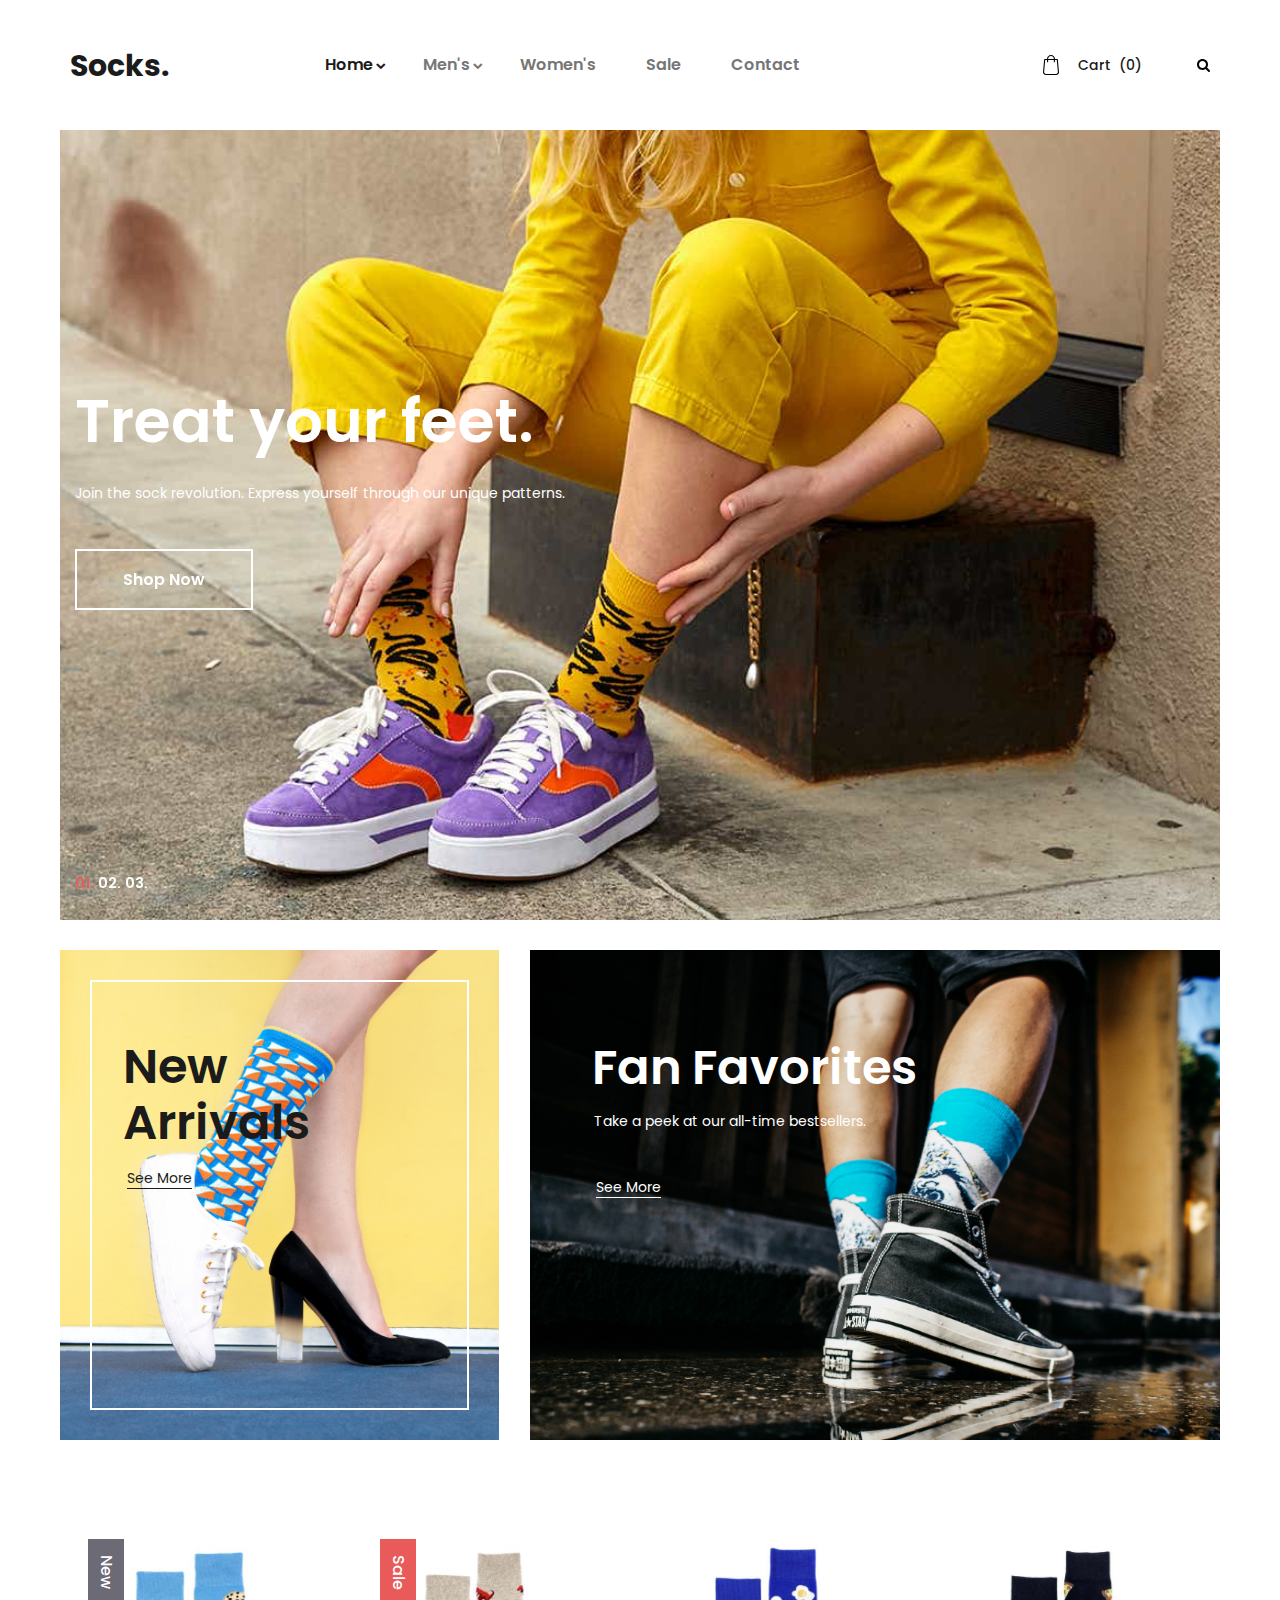
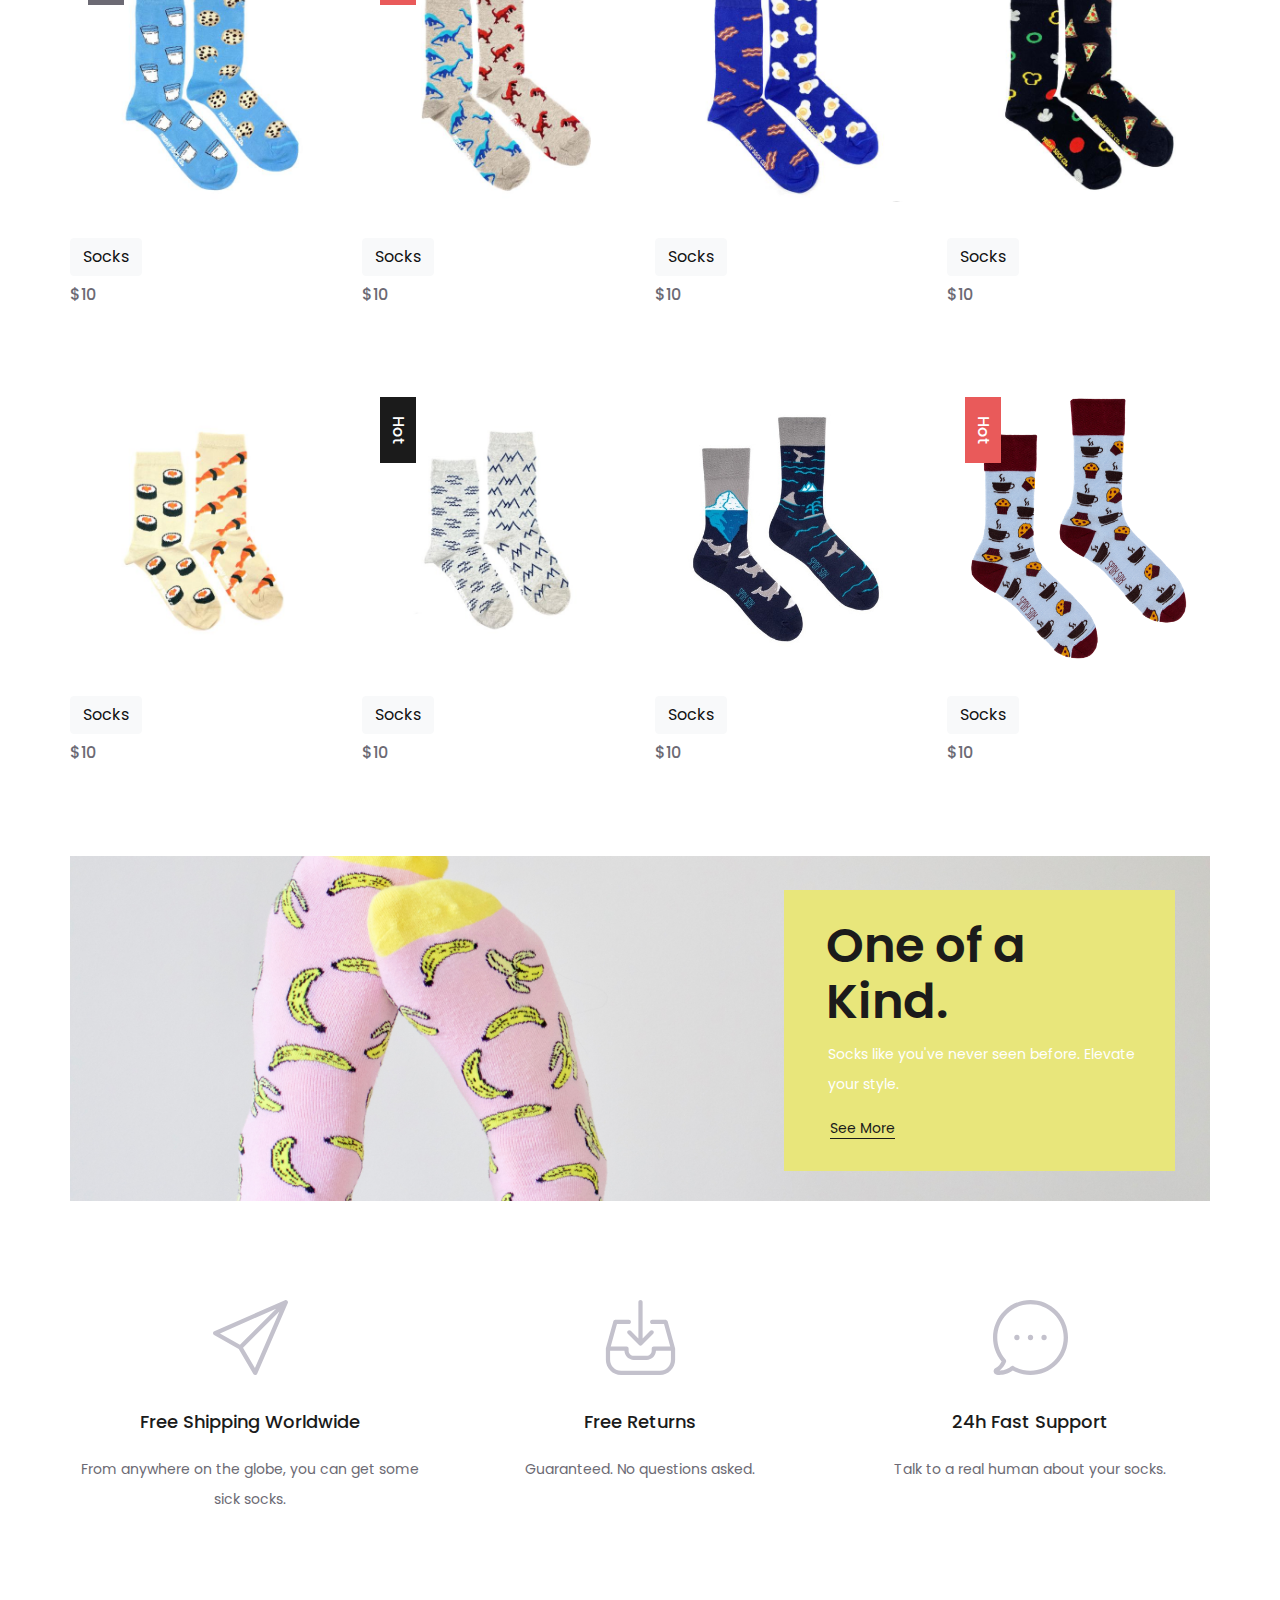
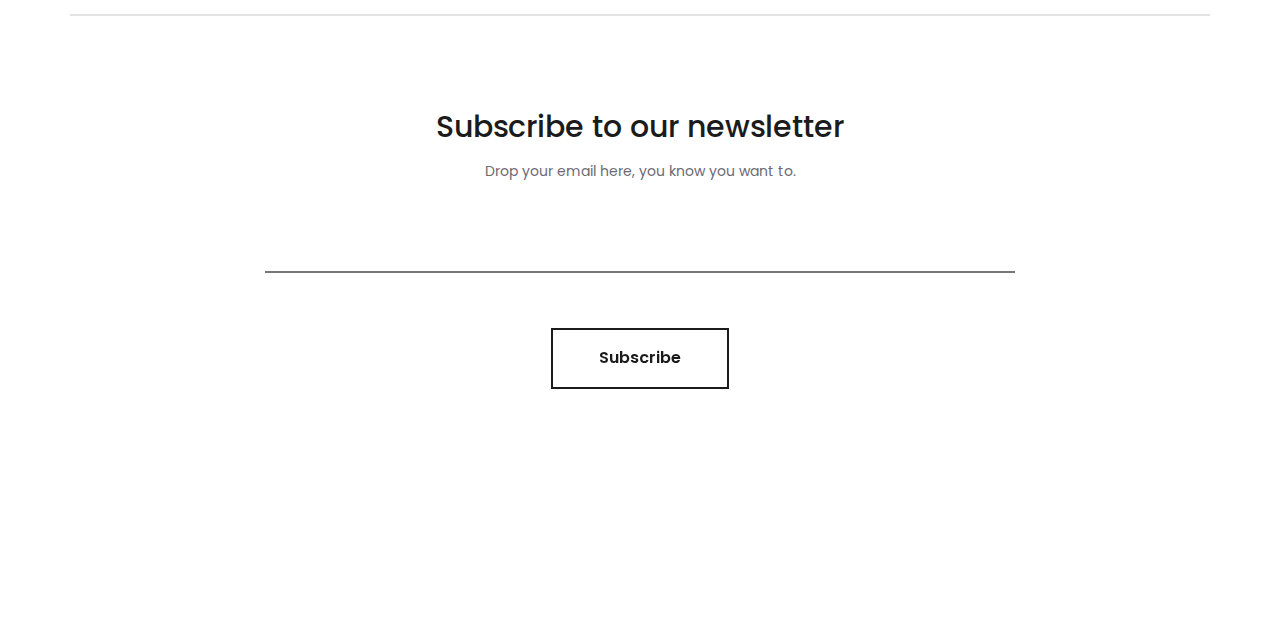
<file: index.html>
<!DOCTYPE html>
<html lang="en">
<head>
<title>Socks.</title>
<meta charset="utf-8">
<meta http-equiv="X-UA-Compatible" content="IE=edge">
<meta name="description" content="Sublime project">
<meta name="viewport" content="width=device-width, initial-scale=1">
<link rel="stylesheet" type="text/css" href="styles/bootstrap.min.css">
<link href="plugins/font-awesome-4.7.0/css/font-awesome.min.css" rel="stylesheet" type="text/css">
<link rel="stylesheet" type="text/css" href="plugins/OwlCarousel2-2.2.1/owl.carousel.css">
<link rel="stylesheet" type="text/css" href="plugins/OwlCarousel2-2.2.1/owl.theme.default.css">
<link rel="stylesheet" type="text/css" href="plugins/OwlCarousel2-2.2.1/animate.css">
<link rel="stylesheet" type="text/css" href="styles/main_styles.css">
<link rel="stylesheet" type="text/css" href="styles/responsive.css">
<link href="https://fonts.googleapis.com/css?family=Beth+Ellen|Lacquer&display=swap" rel="stylesheet">
</head>
<body>

<div class="super_container">

	<!-- Header -->

	<header class="header">
		<div class="header_container">
			<div class="container">
				<div class="row">
					<div class="col">
						<div class="header_content d-flex flex-row align-items-center justify-content-start">
							<div class="logo"><a href="#">Socks.</a></div>
							<nav class="main_nav">
								<ul>
									<li class="hassubs active">
										<a href="index.html">Home</a>
										<ul>
											<li><a href="categories.html">Men's</a></li>
											<li><a href="product.html">Women's</a></li>
											<li><a href="cart.html">Sale</a></li>
											<li><a href="contact.html">Contact</a></li>
										</ul>
									</li>
									<li class="hassubs">
										<a href="categories.html">Men's</a>
										<ul>
											<li><a href="categories.html">Category</a></li>
											<li><a href="categories.html">Category</a></li>
											<li><a href="categories.html">Category</a></li>
											<li><a href="categories.html">Category</a></li>
											<li><a href="categories.html">Category</a></li>
										</ul>
									</li>
									<li><a href="#">Women's</a></li>
									<li><a href="#">Sale</a></li>
									<li><a href="contact.html">Contact</a></li>
								</ul>
							</nav>
							<div class="header_extra ml-auto">
								<div class="shopping_cart">
									<a href="cart.html">
										<svg version="1.1" xmlns="http://www.w3.org/2000/svg" xmlns:xlink="http://www.w3.org/1999/xlink" x="0px" y="0px"
												 viewBox="0 0 489 489" style="enable-background:new 0 0 489 489;" xml:space="preserve">
											<g>
												<path d="M440.1,422.7l-28-315.3c-0.6-7-6.5-12.3-13.4-12.3h-57.6C340.3,42.5,297.3,0,244.5,0s-95.8,42.5-96.6,95.1H90.3
													c-7,0-12.8,5.3-13.4,12.3l-28,315.3c0,0.4-0.1,0.8-0.1,1.2c0,35.9,32.9,65.1,73.4,65.1h244.6c40.5,0,73.4-29.2,73.4-65.1
													C440.2,423.5,440.2,423.1,440.1,422.7z M244.5,27c37.9,0,68.8,30.4,69.6,68.1H174.9C175.7,57.4,206.6,27,244.5,27z M366.8,462
													H122.2c-25.4,0-46-16.8-46.4-37.5l26.8-302.3h45.2v41c0,7.5,6,13.5,13.5,13.5s13.5-6,13.5-13.5v-41h139.3v41
													c0,7.5,6,13.5,13.5,13.5s13.5-6,13.5-13.5v-41h45.2l26.9,302.3C412.8,445.2,392.1,462,366.8,462z"/>
											</g>
										</svg>
										<div>Cart <span>(0)</span></div>
									</a>
								</div>
								<div class="search">
									<div class="search_icon">
										<svg version="1.1" id="Capa_1" xmlns="http://www.w3.org/2000/svg" xmlns:xlink="http://www.w3.org/1999/xlink" x="0px" y="0px"
										viewBox="0 0 475.084 475.084" style="enable-background:new 0 0 475.084 475.084;"
										 xml:space="preserve">
										<g>
											<path d="M464.524,412.846l-97.929-97.925c23.6-34.068,35.406-72.047,35.406-113.917c0-27.218-5.284-53.249-15.852-78.087
												c-10.561-24.842-24.838-46.254-42.825-64.241c-17.987-17.987-39.396-32.264-64.233-42.826
												C254.246,5.285,228.217,0.003,200.999,0.003c-27.216,0-53.247,5.282-78.085,15.847C98.072,26.412,76.66,40.689,58.673,58.676
												c-17.989,17.987-32.264,39.403-42.827,64.241C5.282,147.758,0,173.786,0,201.004c0,27.216,5.282,53.238,15.846,78.083
												c10.562,24.838,24.838,46.247,42.827,64.234c17.987,17.993,39.403,32.264,64.241,42.832c24.841,10.563,50.869,15.844,78.085,15.844
												c41.879,0,79.852-11.807,113.922-35.405l97.929,97.641c6.852,7.231,15.406,10.849,25.693,10.849
												c9.897,0,18.467-3.617,25.694-10.849c7.23-7.23,10.848-15.796,10.848-25.693C475.088,428.458,471.567,419.889,464.524,412.846z
												 M291.363,291.358c-25.029,25.033-55.148,37.549-90.364,37.549c-35.21,0-65.329-12.519-90.36-37.549
												c-25.031-25.029-37.546-55.144-37.546-90.36c0-35.21,12.518-65.334,37.546-90.36c25.026-25.032,55.15-37.546,90.36-37.546
												c35.212,0,65.331,12.519,90.364,37.546c25.033,25.026,37.548,55.15,37.548,90.36C328.911,236.214,316.392,266.329,291.363,291.358z
												"/>
										</g>
									</svg>
									</div>
								</div>
								<div class="hamburger"><i class="fa fa-bars" aria-hidden="true"></i></div>
							</div>
						</div>
					</div>
				</div>
			</div>
		</div>

		<!-- Search Panel -->
		<div class="search_panel trans_300">
			<div class="container">
				<div class="row">
					<div class="col">
						<div class="search_panel_content d-flex flex-row align-items-center justify-content-end">
							<form action="#">
								<input type="text" class="search_input" placeholder="Search" required="required">
							</form>
						</div>
					</div>
				</div>
			</div>
		</div>

		<!-- Social -->
		<div class="header_social">
			<ul>
				<li><a href="#"><i class="fa fa-pinterest" aria-hidden="true"></i></a></li>
				<li><a href="#"><i class="fa fa-instagram" aria-hidden="true"></i></a></li>
				<li><a href="#"><i class="fa fa-facebook" aria-hidden="true"></i></a></li>
				<li><a href="#"><i class="fa fa-twitter" aria-hidden="true"></i></a></li>
			</ul>
		</div>
	</header>

	<!-- Menu -->

	<div class="menu menu_mm trans_300">
		<div class="menu_container menu_mm">
			<div class="page_menu_content">

				<div class="page_menu_search menu_mm">
					<form action="#">
						<input type="search" required="required" class="page_menu_search_input menu_mm" placeholder="Search for products...">
					</form>
				</div>
				<ul class="page_menu_nav menu_mm">
					<li class="page_menu_item has-children menu_mm">
						<a href="index.html">Home<i class="fa fa-angle-down"></i></a>
						<ul class="page_menu_selection menu_mm">
							<li class="page_menu_item menu_mm"><a href="categories.html">Categories<i class="fa fa-angle-down"></i></a></li>
							<li class="page_menu_item menu_mm"><a href="product.html">Product<i class="fa fa-angle-down"></i></a></li>
							<li class="page_menu_item menu_mm"><a href="cart.html">Cart<i class="fa fa-angle-down"></i></a></li>
							<li class="page_menu_item menu_mm"><a href="checkout.html">Checkout<i class="fa fa-angle-down"></i></a></li>
							<li class="page_menu_item menu_mm"><a href="contact.html">Contact<i class="fa fa-angle-down"></i></a></li>
						</ul>
					</li>
					<li class="page_menu_item has-children menu_mm">
						<a href="categories.html">Men's<i class="fa fa-angle-down"></i></a>
						<ul class="page_menu_selection menu_mm">
							<li class="page_menu_item menu_mm"><a href="categories.html">Christmas<i class="fa fa-angle-down"></i></a></li>
							<li class="page_menu_item menu_mm"><a href="categories.html">Food<i class="fa fa-angle-down"></i></a></li>
							<li class="page_menu_item menu_mm"><a href="categories.html">Animals<i class="fa fa-angle-down"></i></a></li>
							<li class="page_menu_item menu_mm"><a href="categories.html">Sports<i class="fa fa-angle-down"></i></a></li>
						</ul>
					</li>
					<li class="page_menu_item menu_mm"><a href="index.html">Women's<i class="fa fa-angle-down"></i></a></li>
					<li class="page_menu_item menu_mm"><a href="#">Sale<i class="fa fa-angle-down"></i></a></li>
					<li class="page_menu_item menu_mm"><a href="contact.html">Contact<i class="fa fa-angle-down"></i></a></li>
				</ul>
			</div>
		</div>

		<div class="menu_close"><i class="fa fa-times" aria-hidden="true"></i></div>

		<div class="menu_social">
			<ul>
				<li><a href="#"><i class="fa fa-pinterest" aria-hidden="true"></i></a></li>
				<li><a href="#"><i class="fa fa-instagram" aria-hidden="true"></i></a></li>
				<li><a href="#"><i class="fa fa-facebook" aria-hidden="true"></i></a></li>
				<li><a href="#"><i class="fa fa-twitter" aria-hidden="true"></i></a></li>
			</ul>
		</div>
	</div>

	<!-- Home -->

	<div class="home">
		<div class="home_slider_container">

			<!-- Home Slider -->
			<div class="owl-carousel owl-theme home_slider">

				<!-- Slider Item -->
				<div class="owl-item home_slider_item">
					<div class="home_slider_background" style="background-image:url(images/hero.jpg)"></div>
					<div class="home_slider_content_container">
						<div class="container">
							<div class="row">
								<div class="col">
									<div class="home_slider_content"  data-animation-in="fadeIn" data-animation-out="animate-out fadeOut">
										<div class="home_slider_title">Treat your feet.</div>
										<div class="home_slider_subtitle">Join the sock revolution. Express yourself through our unique patterns.</div>
										<div class="button button_light home_button"><a href="#">Shop Now</a></div>
									</div>
								</div>
							</div>
						</div>
					</div>
				</div>

				<!-- Slider Item -->
				<div class="owl-item home_slider_item">
					<div class="home_slider_background" style="background-image:url(images/hero2.jpg)"></div>
					<div class="home_slider_content_container">
						<div class="container">
							<div class="row">
								<div class="col">
									<div class="home_slider_content"  data-animation-in="fadeIn" data-animation-out="animate-out fadeOut">
										<div class="home_slider_title">Get ready for the holiday season.</div>
										<div class="home_slider_subtitle">Mom, Dad, and your Evil Stepmother are all in need of a new pair.</div>
										<div class="button button_light home_button"><a href="#">Shop Now</a></div>
									</div>
								</div>
							</div>
						</div>
					</div>
				</div>

				<!-- Slider Item -->
				<div class="owl-item home_slider_item">
					<div class="home_slider_background" style="background-image:url(images/hero3.jpg)"></div>
					<div class="home_slider_content_container">
						<div class="container">
							<div class="row">
								<div class="col">
									<div class="home_slider_content"  data-animation-in="fadeIn" data-animation-out="animate-out fadeOut">
										<div class="home_slider_title">Live #SockSavvy.</div>
										<div class="home_slider_subtitle">Share your socks on social media and win a free pair.</div>
										<div class="button button_light home_button"><a href="#">Shop Now</a></div>
									</div>
								</div>
							</div>
						</div>
					</div>
				</div>

			</div>

			<!-- Home Slider Dots -->

			<div class="home_slider_dots_container">
				<div class="container">
					<div class="row">
						<div class="col">
							<div class="home_slider_dots">
								<ul id="home_slider_custom_dots" class="home_slider_custom_dots">
									<li class="home_slider_custom_dot active">01.</li>
									<li class="home_slider_custom_dot">02.</li>
									<li class="home_slider_custom_dot">03.</li>
								</ul>
							</div>
						</div>
					</div>
				</div>
			</div>

		</div>
	</div>

	<!-- Ads -->

	<div class="avds">
		<div class="avds_container d-flex flex-lg-row flex-column align-items-start justify-content-between">
			<div class="avds_small">
				<div class="avds_background" style="background-image:url(images/thumb1.jpg)"></div>
				<div class="avds_small_inner">
					<div class="avds_discount_container">

					</div>
					<div class="avds_small_content">
						<div class="avds_title">New Arrivals</div>
						<div class="avds_link"><a href="categories.html">See More</a></div>
					</div>
				</div>
			</div>
			<div class="avds_large">
				<div class="avds_background" style="background-image:url(images/avds_large.jpg)"></div>
				<div class="avds_large_container">
					<div class="avds_large_content">
						<div class="avds_title_right">Fan Favorites</div>
						<div class="avds_text">Take a peek at our all-time bestsellers.</div>
						<div class="avds_link_right avds_link_large"><a href="categories.html">See More</a></div>
					</div>
				</div>
			</div>
		</div>
	</div>

	<!-- Products -->

	<div class="products">
		<div class="container">
			<div class="row">
				<div class="col">

					<div class="product_grid">

						<!-- Product -->
						<div class="product">
							<div class="product_image"><img src="images/product_1.jpg" alt=""></div>
							<div class="product_extra product_new"><a href="categories.html">New</a></div>
							<div class="product_content">
								<button type="button" class="btn btn-light" data-toggle="modal" data-target="#myModal">
									Socks
								</button>
								<div class="product_price">$10</div>
							</div>
						</div>

						<!-- The Modal -->
						 <div class="modal" id="myModal1">
							 <div class="modal-dialog">
								 <div class="modal-content">

									 <!-- Modal Header -->
									 <div class="modal-header">
										 <h4 class="modal-title">Modal Heading</h4>
										 <button type="button" class="close" data-dismiss="modal">&times;</button>
									 </div>

									 <!-- Modal body -->
									 <div class="modal-body">
										 Modal body..
									 </div>

									 <!-- Modal footer -->
									 <div class="modal-footer">
										 <button type="button" class="btn btn-danger" data-dismiss="modal">Close</button>
									 </div>

								 </div>
							 </div>
						 </div>

						<!-- Product -->
						<div class="product">
							<div class="product_image"><img src="images/product_2.jpg" alt=""></div>
							<div class="product_extra product_sale"><a href="categories.html">Sale</a></div>
							<div class="product_content">
								<button type="button" class="btn btn-light" data-toggle="modal" data-target="#myModal">
							    Socks
							  </button>
								<div class="product_price">$10</div>
							</div>
						</div>

						<!-- The Modal -->
					   <div class="modal" id="myModal2">
					     <div class="modal-dialog">
					       <div class="modal-content">

					         <!-- Modal Header -->
					         <div class="modal-header">
					           <h4 class="modal-title">Modal Heading</h4>
					           <button type="button" class="close" data-dismiss="modal">&times;</button>
					         </div>

					         <!-- Modal body -->
					         <div class="modal-body">
					           Modal body..
					         </div>

					         <!-- Modal footer -->
					         <div class="modal-footer">
					           <button type="button" class="btn btn-danger" data-dismiss="modal">Close</button>
					         </div>

					       </div>
					     </div>
					   </div>

						<!-- Product -->
						<div class="product">
							<div class="product_image"><img src="images/product_3.jpg" alt=""></div>
							<div class="product_content">
								<button type="button" class="btn btn-light" data-toggle="modal" data-target="#myModal">
									Socks
								</button>
								<div class="product_price">$10</div>
							</div>
						</div>

						<!-- The Modal -->
						 <div class="modal" id="myModal3">
							 <div class="modal-dialog">
								 <div class="modal-content">

									 <!-- Modal Header -->
									 <div class="modal-header">
										 <h4 class="modal-title">Modal Heading</h4>
										 <button type="button" class="close" data-dismiss="modal">&times;</button>
									 </div>

									 <!-- Modal body -->
									 <div class="modal-body">
										 Modal body..
									 </div>

									 <!-- Modal footer -->
									 <div class="modal-footer">
										 <button type="button" class="btn btn-danger" data-dismiss="modal">Close</button>
									 </div>

								 </div>
							 </div>
						 </div>

						<!-- Product -->
						<div class="product">
							<div class="product_image"><img src="images/product_4.jpg" alt=""></div>
							<div class="product_content">
								<button type="button" class="btn btn-light" data-toggle="modal" data-target="#myModal">
									Socks
								</button>
								<div class="product_price">$10</div>
							</div>
						</div>

						<!-- The Modal -->
						 <div class="modal" id="myModal4">
							 <div class="modal-dialog">
								 <div class="modal-content">

									 <!-- Modal Header -->
									 <div class="modal-header">
										 <h4 class="modal-title">Modal Heading</h4>
										 <button type="button" class="close" data-dismiss="modal">&times;</button>
									 </div>

									 <!-- Modal body -->
									 <div class="modal-body">
										 Modal body..
									 </div>

									 <!-- Modal footer -->
									 <div class="modal-footer">
										 <button type="button" class="btn btn-danger" data-dismiss="modal">Close</button>
									 </div>

								 </div>
							 </div>
						 </div>

						<!-- Product -->
						<div class="product">
							<div class="product_image"><img src="images/product_5.jpg" alt=""></div>
							<div class="product_content">
								<button type="button" class="btn btn-light" data-toggle="modal" data-target="#myModal">
									Socks
								</button>
								<div class="product_price">$10</div>
							</div>
						</div>

						<!-- The Modal -->
						 <div class="modal" id="myModal5">
							 <div class="modal-dialog">
								 <div class="modal-content">

									 <!-- Modal Header -->
									 <div class="modal-header">
										 <h4 class="modal-title">Modal Heading</h4>
										 <button type="button" class="close" data-dismiss="modal">&times;</button>
									 </div>

									 <!-- Modal body -->
									 <div class="modal-body">
										 Modal body..
									 </div>

									 <!-- Modal footer -->
									 <div class="modal-footer">
										 <button type="button" class="btn btn-danger" data-dismiss="modal">Close</button>
									 </div>

								 </div>
							 </div>
						 </div>

						<!-- Product -->
						<div class="product">
							<div class="product_image"><img src="images/product_6.jpg" alt=""></div>
							<div class="product_extra product_hot"><a href="categories.html">Hot</a></div>
							<div class="product_content">
								<button type="button" class="btn btn-light" data-toggle="modal" data-target="#myModal">
									Socks
								</button>
								<div class="product_price">$10</div>
							</div>
						</div>

						<!-- The Modal -->
						 <div class="modal" id="myModal6">
							 <div class="modal-dialog">
								 <div class="modal-content">

									 <!-- Modal Header -->
									 <div class="modal-header">
										 <h4 class="modal-title">Modal Heading</h4>
										 <button type="button" class="close" data-dismiss="modal">&times;</button>
									 </div>

									 <!-- Modal body -->
									 <div class="modal-body">
										 Modal body..
									 </div>

									 <!-- Modal footer -->
									 <div class="modal-footer">
										 <button type="button" class="btn btn-danger" data-dismiss="modal">Close</button>
									 </div>

								 </div>
							 </div>
						 </div>


						<!-- Product -->
						<div class="product">
							<div class="product_image"><img src="images/product_7.jpg" alt=""></div>
							<div class="product_content">
								<button type="button" class="btn btn-light" data-toggle="modal" data-target="#myModal">
									Socks
								</button>
								<div class="product_price">$10</div>
							</div>
						</div>

						<!-- The Modal -->
						 <div class="modal" id="myModal7">
							 <div class="modal-dialog">
								 <div class="modal-content">

									 <!-- Modal Header -->
									 <div class="modal-header">
										 <h4 class="modal-title">Modal Heading</h4>
										 <button type="button" class="close" data-dismiss="modal">&times;</button>
									 </div>

									 <!-- Modal body -->
									 <div class="modal-body">
										 Modal body..
									 </div>

									 <!-- Modal footer -->
									 <div class="modal-footer">
										 <button type="button" class="btn btn-danger" data-dismiss="modal">Close</button>
									 </div>

								 </div>
							 </div>
						 </div>

						<!-- Product -->
						<div class="product">
							<div class="product_image"><img src="images/product_8.jpg" alt=""></div>
							<div class="product_extra product_sale"><a href="categories.html">Hot</a></div>
							<div class="product_content">
								<button type="button" class="btn btn-light" data-toggle="modal" data-target="#myModal">
									Socks
								</button>
								<div class="product_price">$10</div>
							</div>
						</div>

					</div>

				</div>
			</div>
		</div>
	</div>

	<!-- The Modal -->
	 <div class="modal" id="myModal8">
		 <div class="modal-dialog">
			 <div class="modal-content">

				 <!-- Modal Header -->
				 <div class="modal-header">
					 <h4 class="modal-title">Modal Heading</h4>
					 <button type="button" class="close" data-dismiss="modal">&times;</button>
				 </div>

				 <!-- Modal body -->
				 <div class="modal-body">
					 Modal body..
				 </div>

				 <!-- Modal footer -->
				 <div class="modal-footer">
					 <button type="button" class="btn btn-danger" data-dismiss="modal">Close</button>
				 </div>

			 </div>
		 </div>
	 </div>


	<!-- Ad -->

	<div class="avds_xl">
		<div class="container">
			<div class="row">
				<div class="col">
					<div class="avds_xl_container clearfix">
						<div class="avds_xl_background" style="background-image:url(images/avds_xl.jpg)"></div>
						<div class="avds_xl_content">
							<div class="avds_title">One of a Kind.</div>
							<div class="avds_text">Socks like you've never seen before. Elevate your style.</div>
							<div class="avds_link avds_xl_link"><a href="categories.html">See More</a></div>
						</div>
					</div>
				</div>
			</div>
		</div>
	</div>

	<!-- Icon Boxes -->

	<div class="icon_boxes">
		<div class="container">
			<div class="row icon_box_row">

				<!-- Icon Box -->
				<div class="col-lg-4 icon_box_col">
					<div class="icon_box">
						<div class="icon_box_image"><img src="images/icon_1.svg" alt=""></div>
						<div class="icon_box_title">Free Shipping Worldwide</div>
						<div class="icon_box_text">
							<p>From anywhere on the globe, you can get some sick socks.</p>
						</div>
					</div>
				</div>

				<!-- Icon Box -->
				<div class="col-lg-4 icon_box_col">
					<div class="icon_box">
						<div class="icon_box_image"><img src="images/icon_2.svg" alt=""></div>
						<div class="icon_box_title">Free Returns</div>
						<div class="icon_box_text">
							<p>Guaranteed. No questions asked.</p>
						</div>
					</div>
				</div>

				<!-- Icon Box -->
				<div class="col-lg-4 icon_box_col">
					<div class="icon_box">
						<div class="icon_box_image"><img src="images/icon_3.svg" alt=""></div>
						<div class="icon_box_title">24h Fast Support</div>
						<div class="icon_box_text">
							<p>Talk to a real human about your socks.</p>
						</div>
					</div>
				</div>

			</div>
		</div>
	</div>

	<!-- Newsletter -->

	<div class="newsletter">
		<div class="container">
			<div class="row">
				<div class="col">
					<div class="newsletter_border"></div>
				</div>
			</div>
			<div class="row">
				<div class="col-lg-8 offset-lg-2">
					<div class="newsletter_content text-center">
						<div class="newsletter_title">Subscribe to our newsletter</div>
						<div class="newsletter_text"><p>Drop your email here, you know you want to.</p></div>
						<div class="newsletter_form_container">
							<form action="#" id="newsletter_form" class="newsletter_form">
								<input type="email" class="newsletter_input" required="required">
								<button class="newsletter_button trans_200"><span>Subscribe</span></button>
							</form>
						</div>
					</div>
				</div>
			</div>
		</div>
	</div>

	<!-- Footer -->

	<div class="footer_overlay"></div>
	<footer class="footer">
		<div class="footer_background" style="background-image:url(images/footer.jpg)"></div>
		<div class="container">
			<div class="row">
				<div class="col">
					<div class="footer_content d-flex flex-lg-row flex-column align-items-center justify-content-lg-start justify-content-center">
						<div class="footer_logo"><a href="#">Socks.</a></div>
						<div class="copyright ml-auto mr-auto"><!-- Link back to Colorlib can't be removed. Template is licensed under CC BY 3.0. -->
Copyright Taylor Lee &copy;<script>document.write(new Date().getFullYear());</script> All rights reserved | This template is made with <i class="fa fa-heart-o" aria-hidden="true"></i> by <a href="https://colorlib.com" target="_blank">Colorlib</a>
<!-- Link back to Colorlib can't be removed. Template is licensed under CC BY 3.0. --></div>
						<div class="footer_social ml-lg-auto">
							<ul>
								<li><a href="#"><i class="fa fa-pinterest" aria-hidden="true"></i></a></li>
								<li><a href="#"><i class="fa fa-instagram" aria-hidden="true"></i></a></li>
								<li><a href="#"><i class="fa fa-facebook" aria-hidden="true"></i></a></li>
								<li><a href="#"><i class="fa fa-twitter" aria-hidden="true"></i></a></li>
							</ul>
						</div>
					</div>
				</div>
			</div>
		</div>
	</footer>
</div>

<script src="js/jquery-3.2.1.min.js"></script>
<script src="js/popper.js"></script>
<script src="js/bootstrap.min.js"></script>

<!-- <script src="styles/bootstrap4/popper.js"></script>
<script src="styles/bootstrap4/bootstrap.min.js"></script> -->

<script src="plugins/greensock/TweenMax.min.js"></script>
<script src="plugins/greensock/TimelineMax.min.js"></script>
<script src="plugins/scrollmagic/ScrollMagic.min.js"></script>
<script src="plugins/greensock/animation.gsap.min.js"></script>
<script src="plugins/greensock/ScrollToPlugin.min.js"></script>
<script src="plugins/OwlCarousel2-2.2.1/owl.carousel.js"></script>
<script src="plugins/Isotope/isotope.pkgd.min.js"></script>
<script src="plugins/easing/easing.js"></script>
<script src="plugins/parallax-js-master/parallax.min.js"></script>
<script src="js/custom.js"></script>


</body>
</html>
</file>
<file: styles/main_styles.css>
@charset "utf-8";
/* CSS Document */

/******************************

[Table of Contents]

1. Fonts
2. Body and some general stuff
3. Header
4. Menu
5. Home
6. Ads
7. Products
8. Ad Extra Large
9. Icon Boxes
10. Newsletter
11. Footer


******************************/

/***********
1. Fonts
***********/

@import url('https://fonts.googleapis.com/css?family=Poppins:300,400,500,600,700,800,900');

/*********************************
2. Body and some general stuff
*********************************/

*
{
	margin: 0;
	padding: 0;
	-webkit-font-smoothing: antialiased;
	-webkit-text-shadow: rgba(0,0,0,.01) 0 0 1px;
	text-shadow: rgba(0,0,0,.01) 0 0 1px;
}
body
{
	font-family: 'Poppins', sans-serif;
	font-size: 14px;
	font-weight: 400;
	background: #FFFFFF;
	color: #a5a5a5;
}
div
{
	display: block;
	position: relative;
	-webkit-box-sizing: border-box;
    -moz-box-sizing: border-box;
    box-sizing: border-box;
}
ul
{
	list-style: none;
	margin-bottom: 0px;
}
p
{
	font-family: 'Poppins', sans-serif;
	font-size: 14px;
	line-height: 2.14;
	font-weight: 400;
	color: #6c6a74;
	-webkit-font-smoothing: antialiased;
	-webkit-text-shadow: rgba(0,0,0,.01) 0 0 1px;
	text-shadow: rgba(0,0,0,.01) 0 0 1px;
}
p a
{
	display: inline;
	position: relative;
	color: inherit;
	border-bottom: solid 1px #ffa07f;
	-webkit-transition: all 200ms ease;
	-moz-transition: all 200ms ease;
	-ms-transition: all 200ms ease;
	-o-transition: all 200ms ease;
	transition: all 200ms ease;
}
p:last-of-type
{
	margin-bottom: 0;
}
a, a:hover, a:visited, a:active, a:link
{
	text-decoration: none;
	-webkit-font-smoothing: antialiased;
	-webkit-text-shadow: rgba(0,0,0,.01) 0 0 1px;
	text-shadow: rgba(0,0,0,.01) 0 0 1px;
}
p a:active
{
	position: relative;
	color: #FF6347;
}
p a:hover
{
	color: #FFFFFF;
	background: #ffa07f;
}
p a:hover::after
{
	opacity: 0.2;
}
::selection
{

}
p::selection
{

}
h1{font-size: 48px;}
h2{font-size: 36px;}
h3{font-size: 24px;}
h4{font-size: 18px;}
h5{font-size: 14px;}
h1, h2, h3, h4, h5, h6
{
	font-family: 'Open Sans', sans-serif;
	-webkit-font-smoothing: antialiased;
	-webkit-text-shadow: rgba(0,0,0,.01) 0 0 1px;
	text-shadow: rgba(0,0,0,.01) 0 0 1px;
}
h1::selection,
h2::selection,
h3::selection,
h4::selection,
h5::selection,
h6::selection
{

}
.form-control
{
	color: #db5246;
}
section
{
	display: block;
	position: relative;
	box-sizing: border-box;
}
.clear
{
	clear: both;
}
.clearfix::before, .clearfix::after
{
	content: "";
	display: table;
}
.clearfix::after
{
	clear: both;
}
.clearfix
{
	zoom: 1;
}
.float_left
{
	float: left;
}
.float_right
{
	float: right;
}
.trans_200
{
	-webkit-transition: all 200ms ease;
	-moz-transition: all 200ms ease;
	-ms-transition: all 200ms ease;
	-o-transition: all 200ms ease;
	transition: all 200ms ease;
}
.trans_300
{
	-webkit-transition: all 300ms ease;
	-moz-transition: all 300ms ease;
	-ms-transition: all 300ms ease;
	-o-transition: all 300ms ease;
	transition: all 300ms ease;
}
.trans_400
{
	-webkit-transition: all 400ms ease;
	-moz-transition: all 400ms ease;
	-ms-transition: all 400ms ease;
	-o-transition: all 400ms ease;
	transition: all 400ms ease;
}
.trans_500
{
	-webkit-transition: all 500ms ease;
	-moz-transition: all 500ms ease;
	-ms-transition: all 500ms ease;
	-o-transition: all 500ms ease;
	transition: all 500ms ease;
}
.fill_height
{
	height: 100%;
}
.super_container
{
	width: 100%;
	overflow: hidden;
}
.prlx_parent
{
	overflow: hidden;
}
.prlx
{
	height: 130% !important;
}
.parallax-window
{
    min-height: 400px;
    background: transparent;
}
.nopadding
{
	padding: 0px !important;
}
.button
{
	width: 178px;
	height: 61px;
	background: none;
	text-align: center;
	border: solid 2px #1b1b1b;
	overflow: hidden;
	cursor: pointer;
}
.button a
{
	display: block;
	position: relative;
	font-size: 16px;
	font-weight: 600;
	line-height: 57px;
	color: #1b1b1b;
	background: none;
	z-index: 1;
	-webkit-transition: all 200ms ease;
	-moz-transition: all 200ms ease;
	-ms-transition: all 200ms ease;
	-o-transition: all 200ms ease;
	transition: all 200ms ease;
}
.button::after
{
	content: '';
    position: absolute;
    top: 0;
    left: 0;
    width: 150%;
    height: 100%;
    background: #FFFFFF;
    z-index: 0;
    opacity: 0;
    -webkit-transform: rotate3d(0, 0, 1, -45deg) translate3d(0, -3em, 0);
    transform: rotate3d(0, 0, 1, -45deg) translate3d(0, -3em, 0);
    -webkit-transform-origin: 0% 100%;
    transform-origin: 0% 100%;
    -webkit-transition: -webkit-transform 0.3s, opacity 0.3s, background-color 0.3s;
    transition: transform 0.3s, opacity 0.3s, background-color 0.3s;
}
.button:hover::after
{
	opacity: 1;
    -webkit-transform: rotate3d(0, 0, 1, 0deg);
    transform: rotate3d(0, 0, 1, 0deg);
    -webkit-transition-timing-function: cubic-bezier(0.2, 1, 0.3, 1);
    transition-timing-function: cubic-bezier(0.2, 1, 0.3, 1);
}
.button_light
{
	border: solid 2px #FFFFFF;
}
.button_light a
{
	color: #FFFFFF;
}
.button:hover a
{
	color: #FFFFFF;
}
.button_light:hover a
{
	color: #1b1b1b;
}

/*********************************
3. Header
*********************************/

.header
{
	display: block;
	position: fixed;
	top: 0;
	left: 0;
	width: 100%;
	z-index: 100;
}
.header_container
{
	width: 100%;
	z-index: 1;
	background: #FFFFFF;
}
.header_content
{
	width: 100%;
	height: 130px;
	-webkit-transition: all 200ms ease;
	-moz-transition: all 200ms ease;
	-ms-transition: all 200ms ease;
	-o-transition: all 200ms ease;
	transition: all 200ms ease;
}
.header.scrolled .header_content
{
	height: 70px;
}
.logo a
{
	font-size: 30px;
	font-weight: 700;
	color: #1b1b1b;
	-webkit-transition: all 200ms ease;
	-moz-transition: all 200ms ease;
	-ms-transition: all 200ms ease;
	-o-transition: all 200ms ease;
	transition: all 200ms ease;
}
.header.scrolled .logo a
{
	font-size: 24px;
}
.main_nav
{
	margin-left: 156px;
}
.main_nav > ul > li
{
	display: inline-block;
	position: relative;
}
.main_nav > ul > li:not(:last-child)
{
	margin-right: 46px;
}
.main_nav > ul > li > a
{
	font-size: 16px;
	font-weight: 600;
	color: #767676;
	-webkit-transition: all 200ms ease;
	-moz-transition: all 200ms ease;
	-ms-transition: all 200ms ease;
	-o-transition: all 200ms ease;
	transition: all 200ms ease;
}
.main_nav > ul > li > a:hover,
.main_nav > ul > li.active > a
{
	color: #1b1b1b;
}
.main_nav ul li.hassubs::after
{
	position: absolute;
	top: 50%;
	-webkit-transform: translateY(-50%);
	-moz-transform: translateY(-50%);
	-ms-transform: translateY(-50%);
	-o-transform: translateY(-50%);
	transform: translateY(-50%);
	left: calc(100% + 3px);
	font-family: 'FontAwesome';
	font-size: 10px;
	content: '\f078';
	color: #767676;
}
.main_nav ul li:hover::after,
.main_nav ul li.active::after
{
	color: #1b1b1b;
}
.hassubs ul
{
	position: absolute;
	right: -15px;
	top: calc(100% + 20px);
	text-align: right;
	background: #FFFFFF;
	padding-right: 25px;
	padding-left: 35px;
	padding-top: 25px;
	padding-bottom: 25px;
	visibility: hidden;
	opacity: 0;
	-webkit-transition: all 200ms ease;
	-moz-transition: all 200ms ease;
	-ms-transition: all 200ms ease;
	-o-transition: all 200ms ease;
	transition: all 200ms ease;
}
.hassubs:hover ul
{
	visibility: visible;
	opacity: 1;
	top: calc(100% + 0px);
}
.hassubs ul li:not(:last-child)
{
	margin-bottom: 11px;
}
.hassubs ul li a
{
	font-size: 14px;
	font-weight: 600;
	color: #767676;
	-webkit-transition: all 200ms ease;
	-moz-transition: all 200ms ease;
	-ms-transition: all 200ms ease;
	-o-transition: all 200ms ease;
	transition: all 200ms ease;
}
.hassubs ul li a:hover
{
	color: #1b1b1b;
}
.header_extra
{

}
.shopping_cart
{
	display: inline-block;
}
.shopping_cart a svg
{
	display: inline-block;
	width: 20px;
	height: 20px;
	vertical-align: middle;
	-webkit-transition: all 200ms ease;
	-moz-transition: all 200ms ease;
	-ms-transition: all 200ms ease;
	-o-transition: all 200ms ease;
	transition: all 200ms ease;
}
.shopping_cart a:hover svg,
.shopping_cart a:hover div
{
	fill: #e95a5a;
	color: #e95a5a;
}
.shopping_cart a div
{
	display: inline-block;
	vertical-align: middle;
	font-size: 14px;
	font-weight: 500;
	color: #1b1b1b;
	margin-left: 13px;
	-webkit-transition: all 200ms ease;
	-moz-transition: all 200ms ease;
	-ms-transition: all 200ms ease;
	-o-transition: all 200ms ease;
	transition: all 200ms ease;
}
.shopping_cart a div span
{
	margin-left: 4px;
}
.search
{
	display: inline-block;
	margin-left: 51px;
	cursor: pointer;
	vertical-align: sub;
	-webkit-transform: translateY(-1px);
	-moz-transform: translateY(-1px);
	-ms-transform: translateY(-1px);
	-o-transform: translateY(-1px);
	transform: translateY(-1px);
}
.search_icon
{
	width: 13px;
	height: 13px;
}
.search_icon svg
{
	-webkit-transition: all 200ms ease;
	-moz-transition: all 200ms ease;
	-ms-transition: all 200ms ease;
	-o-transition: all 200ms ease;
	transition: all 200ms ease;
}
.search_icon:hover svg
{
	fill: #e95a5a;
}
.hamburger
{
	display: none;
	margin-left: 30px;
	cursor: pointer;
	margin-right: 4px;
	-webkit-transform: translateY(2px);
	-moz-transform: translateY(2px);
	-ms-transform: translateY(2px);
	-o-transform: translateY(2px);
	transform: translateY(2px);
}
.hamburger i
{
	font-size: 18px;
	color: #1b1b1b;
}
.search_panel
{
	position: absolute;
	left: 0;
	bottom: 0;
	width: 100%;
	background: #e4e4e4;
	z-index: -1;
}
.search_panel.active
{
	bottom: -80px;
}
.search_panel_content
{
	height: 80px;
}
.search_input
{
	width: 300px;
	height: 40px;
	border: none;
	outline: none;
	border-radius: 3px;
	padding-left: 20px;
}
.search_input::-webkit-input-placeholder
{
	font-size: 14px !important;
	font-weight: 400 !important;
	font-style: italic;
	color: #767676 !important;
}
.search_input:-moz-placeholder
{
	font-size: 14px !important;
	font-weight: 400 !important;
	font-style: italic;
	color: #767676 !important;
}
.search_input::-moz-placeholder
{
	font-size: 14px !important;
	font-weight: 400 !important;
	font-style: italic;
	color: #767676 !important;
}
.search_input:-ms-input-placeholder
{
	font-size: 14px !important;
	font-weight: 400 !important;
	font-style: italic;
	color: #767676 !important;
}
.search_input::input-placeholder
{
	font-size: 14px !important;
	font-weight: 400 !important;
	font-style: italic;
	color: #767676 !important;
}
.header_social
{
	position: absolute;
	top: 50%;
	-webkit-transform: translateY(-50%);
	-moz-transform: translateY(-50%);
	-ms-transform: translateY(-50%);
	-o-transform: translateY(-50%);
	transform: translateY(-50%);
	right: 60px;
	z-index: 1;
	margin-right: -5px;
}
.header_social ul li
{
	display: inline-block;
}
.header_social ul li:not(:last-child)
{
	margin-right: 18px;
}
.header_social ul li a i
{
	font-size: 16px;
	color: #b5b5b5;
	padding: 5px;
	-webkit-transition: all 200ms ease;
	-moz-transition: all 200ms ease;
	-ms-transition: all 200ms ease;
	-o-transition: all 200ms ease;
	transition: all 200ms ease;
}
.header_social ul li a i:hover
{
	color: #1b1b1b;
}

/*********************************
4. Menu
*********************************/

.menu
{
	position: fixed;
	top: 0;
	right: -400px;
	width: 400px;
	height: 100vh;
	background: #e4e4e4;
	z-index: 101;
}
.menu.active
{
	right: 0;
}
.menu_container
{
	width: 100%;
	height: 0px;
	padding-top: 130px;
}
.menu.active .menu_container
{
	height: 500px;
}
.page_menu_content
{
	padding-left: 30px;
	padding-right: 30px;
	overflow: hidden;
	text-align: right;
}
.page_menu_search
{
	display: none;
	width: 100%;
	margin-top: 30px;
	margin-bottom: 30px;
}
.page_menu_nav
{

}
.page_menu_search_input
{
	width: 100%;
	height: 40px;
	background: #FFFFFF;
	border: none;
	outline: none;
	padding-left: 25px;
}
.page_menu_item
{
	display: block;
	position: relative;
	vertical-align: middle;
}
.page_menu_nav > li
{
	border-bottom: solid 1px rgba(0,0,0,0.2);
}
.page_menu_item > a
{
	display: block;
	color: #1b1b1b;
	font-weight: 700;
	line-height: 50px;
	height: 50px;
	font-size: 16px;
	-webkit-transition: all 200ms ease;
	-moz-transition: all 200ms ease;
	-ms-transition: all 200ms ease;
	-o-transition: all 200ms ease;
	transition: all 200ms ease;
}
.page_menu_item > a:hover
{
	color: #c3c1cc;
}
.page_menu_item a i
{
	display: none;
	margin-left: 8px;
}
.page_menu_item.has-children > a > i
{
	display: inline-block;
}
.page_menu_selection
{
	margin: 0;
	width: 100%;
	height: 0px;
	overflow: hidden;
	z-index: 1;
}
.page_menu_selection li
{
	padding-right: 15px;
	line-height: 40px;
}
.page_menu_selection li:last-child
{
	padding-bottom: 20px;
}
.page_menu_selection li a
{
	display: block;
	color: #1b1b1b;
	border-bottom: solid 1px rgba(0,0,0,0.2);
	font-size: 14px;
	-webkit-transition: opacity 0.3s ease;
	-moz-transition: opacity 0.3s ease;
	-ms-transition: opacity 0.3s ease;
	-o-transition: opacity 0.3s ease;
	transition: all 0.3s ease;
}
.page_menu_selection li a:hover
{
	color: #c3c1cc;
}
.page_menu_selection li:last-child a
{
	border-bottom: none;
}
.menu_social
{
	position: absolute;
	right: 30px;
	bottom: 15px;
}
.menu_social ul li
{
	display: inline-block;
}
.menu_social ul li:not(:last-child)
{
	margin-right: 18px;
}
.menu_social ul li a i
{
	font-size: 16px;
	color: #b5b5b5;
	padding: 5px;
	-webkit-transition: all 200ms ease;
	-moz-transition: all 200ms ease;
	-ms-transition: all 200ms ease;
	-o-transition: all 200ms ease;
	transition: all 200ms ease;
}
.menu_social ul li a i:hover
{
	color: #1b1b1b;
}
.menu_close
{
	position: absolute;
	top: 25px;
	right: 25px;
	cursor: pointer;
}
.menu_close i
{
	font-size: 16px;
	color: #1b1b1b;
	padding: 5px;
}

/*********************************
5. Home
*********************************/

.home
{
	width: 100%;
	height: 950px;
	background: #FFFFFF;
	z-index: 2;
}
.home_slider_container
{
	width: 100%;
	height: 100%;
	padding-top: 130px;
	padding-left: 60px;
	padding-right: 60px;
	padding-bottom: 30px;
}
.home_slider_background
{
	position: absolute;
	top: 0;
	left: 0;
	width: 100%;
	height: 100%;
	background-repeat: no-repeat;
	background-size: cover;
	background-position: center center;
}
.home_slider_content_container
{
	position: absolute;
	left: 0;
	top: 32.3%;
	width: 100%;
}
.home_slider_content
{
	max-width: 580px;
}
.home_slider_title
{
	font-size: 60px;
	font-weight: 600;
	color: #FFFFFF;
	line-height: 1.2;
}
.home_slider_subtitle
{
	font-size: 14px;
	font-weight: 400;
	color: #FFFFFF;
	line-height: 2.14;
	margin-top: 22px;
}
.home_button
{
	margin-top: 40px;
}
.home_slider_dots_container
{
	display: inline-block;
	position: absolute;
	left: 0;
	bottom: 0;
	z-index: 10;
	width: 100%;
	padding-left: 60px;
	padding-right: 60px;
}
.home_slider_dots
{
	position: absolute;
	left: 15px;
	bottom: 56px;
}
.home_slider_custom_dots
{

}
.home_slider_custom_dot
{
	display: inline-block;
	position: relative;
	color: #FFFFFF;
	cursor: pointer;
	font-size: 14px;
	font-weight: 600;
	-webkit-transition: all 200ms ease;
	-moz-transition: all 200ms ease;
	-ms-transition: all 200ms ease;
	-o-transition: all 200ms ease;
	transition: all 200ms ease;
}
.home_slider_custom_dot:hover
{
	color: #e95a5a;
}
.home_slider_custom_dot.active
{
	color: #e95a5a;
}
.owl-theme .owl-dots
{
	display: none;
}
.fadeIn
{
	animation-delay: 1000ms;
}

/*********************************
6. Ads
*********************************/

.avds
{
	width: 100%;
	background: #FFFFFF;
	z-index: 2;
}
.avds_container
{
	width: 100%;
	height: 490px;
	padding-left: 60px;
	padding-right: 60px;
}

/* Ad Small*/

.avds_small
{
	width: calc((100% * 0.391) - 15px);
	height: 100%;
	padding: 30px;
}
.avds_background
{
	position: absolute;
	top: 0;
	left: 0;
	width: 100%;
	height: 100%;
	background-repeat: no-repeat;
	background-size: cover;
	background-position: center center;
}
.avds_small_inner
{
	width: 100%;
	height: 100%;
	border: solid 2px #FFFFFF;
}
.avds_discount_container
{
	position: absolute;
	right: 36px;
	bottom: 0;
}
.avds_discount_container > div
{
	position: relative;
	width: 100%;
	height: 100%;
}
.avds_discount
{
	position: absolute;
	bottom: 71px;
	right: 0;
	width: 152px;
	text-align: center;
}
.avds_discount div:first-child
{
	font-size: 60px;
	font-weight: 700;
	color: #1b1b1b;
	line-height: 0.75;
}
.avds_discount div:first-child span
{
	font-size: 36px;
	font-weight: 700;
	vertical-align: super;
}
.avds_discount div:last-child
{
	font-size: 14px;
	font-weight: 400;
	color: #1b1b1b;
	margin-top: 1px;
}
.avds_small_content
{
	color: #1b1b1b;
	max-width: 250px;
	padding-top: 57px;
	padding-left: 31px;
	padding-right: 30px;
}
.avds_title
{
	font-size: 48px;
	font-weight: 600;
	color: #1b1b1b;
	line-height: 1.16;
}
.avds_link
{
	color: #1b1b1b;
	margin-top: 18px;
	padding-left: 4px;
}
.avds_link a
{
	position: relative;
	display: inline-block;
	font-size: 14px;
	font-weight: 400;
	color: #1b1b1b;
}
.avds_link a::after
{
	display: block;
	position: absolute;
	left: 0;
	bottom: 0;
	width: 100%;
	height: 1px;
	background: #1b1b1b;
	content: '';
}

/* Ad Large */

.avds_large
{
	width: calc((100% * 0.608) - 15px);
	height: 100%;
}
.avds_title_right{
	font-size: 48px;
	font-weight: 600;
	line-height: 1.16;
	color: #FFFFFF;
}
.avds_link_right
{
	color: #FFFFFF;
	margin-top: 18px;
	padding-left: 4px;
}
.avds_link_right a
{
	position: relative;
	display: inline-block;
	font-size: 14px;
	font-weight: 400;
	color: #FFFFFF;
}
.avds_link_right a::after
{
	display: block;
	position: absolute;
	left: 0;
	bottom: 0;
	width: 100%;
	height: 1px;
	background: #FFFFFF;
	content: '';
}
.avds_large_container
{
	width: 100%;
	height: 100%;
	padding-top: 39px;
	padding-left: 32px;
	padding-right: 32px;
	padding-bottom: 44px;
}
.avds_large_content
{
	max-width: 567px;
	height: 100%;
	padding-right: 130px;
	padding-left: 30px;
	padding-top: 51px;
	padding-bottom: 30px;
}
.avds_text
{
	font-size: 14px;
	font-weight: 400;
	color: #FFFFFF;
	line-height: 2.14;
	margin-top: 11px;
	padding-left: 2px;
}
.avds_link_large
{
	margin-top: 40px;
}

/*********************************
7. Products
*********************************/

.products
{
	width: 100%;
	background: #FFFFFF;
	padding-top: 99px;
	z-index: 2;
}
.product
{
	width: calc((100% - 90px) / 4);
	margin-bottom: 59px;
}
.product_image
{
	width: 100%;
}
.product_image img
{
	max-width: 100%;
}
.product_content
{
	width: 100%;
	padding-top: 36px;
	padding-bottom: 38px;
}
.product_title a
{
	font-size: 18px;
	font-weight: 500;
	color: #1b1b1b;
	line-height: 1.1;
	-webkit-transition: all 200ms ease;
	-moz-transition: all 200ms ease;
	-ms-transition: all 200ms ease;
	-o-transition: all 200ms ease;
	transition: all 200ms ease;
}
.product_title a:hover
{
	color: #e95a5a;
}
.product_price
{
	font-size: 16px;
	font-weight: 500;
	color: #6c6a74;
	line-height: 0.75;
	margin-top: 13px;
}
.product_extra
{
	position: absolute;
	top: 0;
	left: 54px;
	width: 66px;
	height: 36px;
	text-align: center;
	-webkit-transform-origin: top left;
	-moz-transform-origin: top left;
	-ms-transform-origin: top left;
	-o-transform-origin: top left;
	transform-origin: top left;
	transform: rotate(90deg);
}
.product_extra a
{
	display: block;
	font-size: 16px;
	font-weight: 500;
	color: #FFFFFF;
	line-height: 36px;
}
.product_new
{
	background: #6c6a74;
}
.product_sale
{
	background: #e95a5a;
}
.product_hot
{
	background: #1b1b1b;
}

/*********************************
8. Ad Extra Large
*********************************/

.avds_xl
{
	width: 100%;
	background: #FFFFFF;
	z-index: 2;
}
.avds_xl_container
{
	width: 100%;
	height: 345px;
	padding-top: 34px;
	padding-right: 35px;
	padding-bottom: 30px;
	padding-left: 30px;
}
.avds_xl_background
{
	position: absolute;
	top: 0;
	left: 0;
	width: 100%;
	height: 100%;
	background-repeat: no-repeat;
	background-size: cover;
	background-position: center center;
}
.avds_xl_content
{
	width: 391px;
	height: 100%;
	background: #e8e67b;
	float: right;
	padding-top: 28px;
	padding-left: 42px;
	padding-right: 30px;
}
.avds_xl_link
{
	margin-top: 18px;
}

/*********************************
9. Icon Boxes
*********************************/

.icon_boxes
{
	width: 100%;
	padding-top: 99px;
	padding-bottom: 99px;
	background: #FFFFFF;
	z-index: 2;
}
.icon_box_row
{

}
.icon_box
{
	width: 100%;
	text-align: center;
}
.icon_box_image
{
	width: 75px;
	height: 75px;
	margin-left: auto;
	margin-right: auto;
}
.icon_box_image img
{
	max-width: 100%;
}
.icon_box_title
{
	font-size: 18px;
	font-weight: 500;
	color: #1b1b1b;
	margin-top: 33px;
}
.icon_box_text
{
	margin-top: 20px;
}

/*********************************
10. Newsletter
*********************************/

.newsletter
{
	width: 100%;
	background: #FFFFFF;
	padding-bottom: 99px;
	z-index: 2;
}
.newsletter_border
{
	width: 100%;
	border-top: solid 2px #e3e3e3;
}
.newsletter_content
{
	padding-top: 88px;
}
.newsletter_title
{
	font-size: 30px;
	font-weight: 500;
	color: #1b1b1b;
}
.newsletter_text
{
	margin-top: 8px;
}
.newsletter_form_container
{
	width: 100%;
	margin-top: 46px;
}
.newsletter_form
{
	width: 100%;
}
.newsletter_input
{
	width: 100%;
	height: 40px;
	border: none;
	border-bottom: solid 2px #787878;
	outline: none;
	text-align: center;
}
.newsletter_button
{
	position: relative;
	width: 178px;
	height: 61px;
	border: solid 2px #1b1b1b;
	background: #FFFFFF;
	cursor: pointer;
	margin-top: 55px;
	overflow: hidden;
}
.newsletter_button span
{
	display: block;
	position: relative;
	z-index: 10;
	font-size: 16px;
	font-weight: 600;
	color: #1b1b1b;
	background: none;
	-webkit-transition: all 200ms ease;
	-moz-transition: all 200ms ease;
	-ms-transition: all 200ms ease;
	-o-transition: all 200ms ease;
	transition: all 200ms ease;
}
.newsletter_button::after
{
	content: '';
    position: absolute;
    top: 0;
    left: 0;
    width: 150%;
    height: 100%;
    background: #1b1b1b;
    z-index: 0;
    opacity: 0;
    -webkit-transform: rotate3d(0, 0, 1, -45deg) translate3d(0, -3em, 0);
    transform: rotate3d(0, 0, 1, -45deg) translate3d(0, -3em, 0);
    -webkit-transform-origin: 0% 100%;
    transform-origin: 0% 100%;
    -webkit-transition: -webkit-transform 0.3s, opacity 0.3s, background-color 0.3s;
    transition: transform 0.3s, opacity 0.3s, background-color 0.3s;
}
.newsletter_button:hover::after
{
	opacity: 1;
    -webkit-transform: rotate3d(0, 0, 1, 0deg);
    transform: rotate3d(0, 0, 1, 0deg);
    -webkit-transition-timing-function: cubic-bezier(0.2, 1, 0.3, 1);
    transition-timing-function: cubic-bezier(0.2, 1, 0.3, 1);
}
.newsletter_button:hover span
{
	color: #FFFFFF;
}

/*********************************
11. Footer
*********************************/

.footer_overlay
{
	width: 100%;
	height: 129px;
	background: transparent;
	z-index: 1;
}
.footer
{
	position: fixed;
	left: 0;
	bottom: 0;
	width: 100%;
	z-index: 1;
}
.footer_background
{
	position: absolute;
	top: 0;
	left: 0;
	width: 100%;
	height: 100%;
	background-repeat: no-repeat;
	background-size: cover;
	background-position: center center;
}
.footer_content
{
	width: 100%;
	height: 129px;
}
.footer_logo
{
	width: 30%;
}
.footer_logo a
{
	font-size: 30px;
	line-height: 0.75;
	color: #1b1b1b;
	font-weight: 700;
}
.copyright
{
	width: 40%;
	text-align: center;
	font-size: 14px;
	font-weight: 400;
	color: #1b1b1b;
}
.footer_social
{
	width: 30%;
	text-align: right;
}
.footer_social ul li
{
	display: inline-block;
}
.footer_social ul li:not(:last-child)
{
	margin-right: 26px;
}
.footer_social ul li a i
{
	font-size: 17px;
	color: #1b1b1b;
	-webkit-transition: all 200ms ease;
	-moz-transition: all 200ms ease;
	-ms-transition: all 200ms ease;
	-o-transition: all 200ms ease;
	transition: all 200ms ease;
}
.footer_social ul li a i:hover
{
	color: #FFFFFF;
}
</file>
<file: styles/responsive.css>
@charset "utf-8";
/* CSS Document */

/******************************

[Table of Contents]

1. 1600px
2. 1440px
3. 1280px
4. 1199px
5. 1024px
6. 991px
7. 959px
8. 880px
9. 768px
10. 767px
11. 539px
12. 479px
13. 400px

******************************/

/************
1. 1600px
************/

@media only screen and (max-width: 1600px)
{
	.header_social
	{
		display: none;
	}
}

/************
2. 1440px
************/

@media only screen and (max-width: 1440px)
{
	
}

/************
3. 1380px
************/

@media only screen and (max-width: 1380px)
{
	
}

/************
3. 1280px
************/

@media only screen and (max-width: 1280px)
{
	
}

/************
4. 1199px
************/

@media only screen and (max-width: 1199px)
{
	.header_container
	{
		padding-left: 45px;
		padding-right: 45px;
	}
	.header_container .container
	{
		max-width: 100%;
	}
	.main_nav
	{
		margin-left: 50px;
	}
	.search
	{
		margin-left: 25px;
	}
	.main_nav > ul > li:not(:last-child)
	{
		margin-right: 40px;
	}
}

/************
4. 1100px
************/

@media only screen and (max-width: 1100px)
{
	
}

/************
5. 1024px
************/

@media only screen and (max-width: 1024px)
{
	
}

/************
6. 991px
************/

@media only screen and (max-width: 991px)
{
	.header_container
	{
		padding-left: 15px;
		padding-right: 15px;
	}
	.main_nav,
	.header_social
	{
		display: none;
	}
	.search
	{
		display: none;
	}
	.hamburger
	{
		display: inline-block;
	}
	.home_slider_container
	{
		padding-left: 30px;
		padding-right: 30px;
	}
	.home_slider_title
	{
		font-size: 48px;
	}
	.home_slider_dots_container
	{
		padding-left: 30px;
		padding-right: 30px;
	}
	.avds_container
	{
		height: auto;
		padding-left: 30px;
		padding-right: 30px;
	}
	.avds_small
	{
		width: 100%;
		height: 490px;
	}
	.avds_large
	{
		width: 100%;
		height: 490px;
		margin-top: 30px;
	}
	.product
	{
		width: calc((100% - 30px) / 2);
	}
	.icon_box_col:not(:last-child)
	{
		margin-bottom: 60px;
	}
	.icon_box
	{
		padding-left: 80px;
		padding-right: 80px;
	}
	.footer_overlay
	{
		height: 200px;
	}
	.footer_content
	{
		height: 200px;
	}
	.footer_logo,
	.copyright,
	.footer_social
	{
		text-align: center;
		width: 100%;
	}
	.copyright
	{
		margin-top: 15px;
	}
	.footer_social
	{
		margin-top: 21px;
	}
}

/************
7. 959px
************/

@media only screen and (max-width: 959px)
{
	
}

/************
8. 880px
************/

@media only screen and (max-width: 880px)
{
	
}

/************
9. 768px
************/

@media only screen and (max-width: 768px)
{
	
}

/************
10. 767px
************/

@media only screen and (max-width: 767px)
{
	.home_slider_content
	{
		max-width: 100%;
	}
	.home_slider_container
	{
		padding-left: 0px;
		padding-right: 0px;
	}
	.home_slider_dots_container
	{
		display: none;
	}
	.avds_xl_container
	{
		padding: 30px;
	}
	.avds_xl_content
	{
		width: 100%;
	}
	.icon_box
	{
		padding-left: 50px;
		padding-right: 50px;
	}
}

/************
11. 575px
************/

@media only screen and (max-width: 575px)
{
	p{font-size: 13px;}
	.menu
	{
		width: 100vw;
		right: -100vw;
	}
	.menu_container
	{
		padding-top: 80px;
	}
	.page_menu_item > a,
	.page_menu_selection li a
	{
		font-size: 13px;
		height: 40px;
		line-height: 40px;
	}
	.header_container
	{
		padding-left: 0px;
		padding-right: 0px;
	}
	.header_content
	{
		height: 70px;
	}
	.logo a,
	.header.scrolled .logo a
	{
		font-size: 18px;
	}
	.home
	{
		height: 100vh;
	}
	.home_slider_container
	{
		padding-left: 0px;
		padding-right: 0px;
		padding-top: 0;
		padding-bottom: 0;
	}
	.home_slider_title
	{
		font-size: 24px;
	}
	.home_slider_subtitle
	{
		font-size: 13px;
		margin-top: 15px;
	}
	.button
	{
		width: 148px;
		height: 41px;
	}
	.button a
	{
		font-size: 13px;
		line-height: 37px;
	}
	.home_button
	{
		margin-top: 32px;
	}
	.avds_container
	{
		padding-left: 15px;
		padding-right: 15px;
	}
	.avds_large_content
	{
		max-width: calc(100% - 30px);
	}
	.avds_title
	{
		font-size: 24px;
	}
	.avds_text
	{
		font-size: 13px;
	}
	.product
	{
		width: 100%;
	}
	.avds_large_content
	{
		padding-right: 30px;
	}
	.newsletter_title
	{
		font-size: 24px;
	}
	.newsletter_button
	{
		width: 128px;
		height: 41px;
	}
	.newsletter_button span
	{
		font-size: 13px;
	}
	.copyright
	{
		font-size: 13px;
	}
	.footer_logo a
	{
		font-size: 24px;
	}
}

/************
11. 539px
************/

@media only screen and (max-width: 539px)
{
	
}

/************
12. 480px
************/

@media only screen and (max-width: 480px)
{
	.icon_box
	{
		padding-left: 30px;
		padding-right: 30px;
	}
}

/************
13. 479px
************/

@media only screen and (max-width: 479px)
{
	.avds_xl_content
	{
		padding: 30px;
	}
}

/************
14. 400px
************/

@media only screen and (max-width: 400px)
{
	
}
</file>
